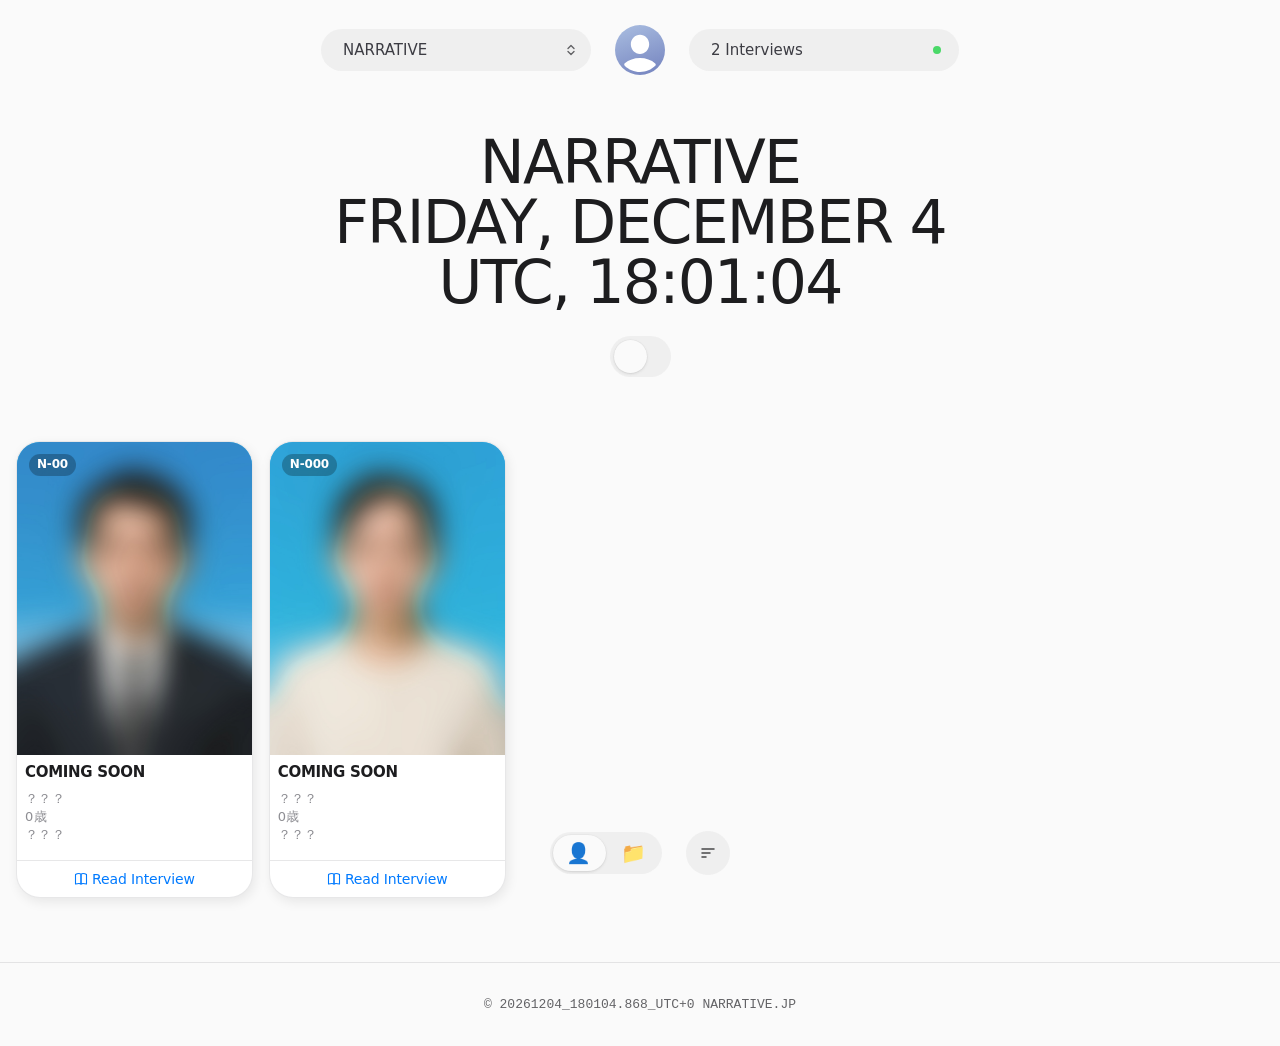
<file: index.html>
<!DOCTYPE html>
<html lang="ja">
<head>
  <meta charset="UTF-8">
  <meta name="viewport" content="width=device-width, initial-scale=1.0">
  <title>NARRATIVE</title>

  <!-- Theme init: FOUC（白→黒のちらつき）を防ぐため <head> で同期的に適用 -->
  <script>
    (function() {
      try {
        if (localStorage.getItem("theme") === "dark") {
          document.documentElement.classList.add("dark");
        }
      } catch (e) {}
    })();
  </script>

  <!-- SPA リダイレクト復元: 404.html から飛んできた場合に元の URL に戻す -->
  <script>
    (function() {
      try {
        var redirect = sessionStorage.getItem('spa_redirect');
        if (redirect) {
          sessionStorage.removeItem('spa_redirect');
          history.replaceState(null, null, redirect);
        }
      } catch (e) {}
    })();
  </script>

  <link rel="icon" href="/favicon.ico">
  <link rel="apple-touch-icon" href="/apple-touch-icon.png">
  <link rel="stylesheet" href="style.css">
</head>
<body>

  <!-- ── Header / Navigation Bar ── -->
  <nav class="navbar">
    <div class="navbar-left">
      <select class="navbar-menu" id="navbar-menu" aria-label="NARRATIVE メニュー">
        <option value="" disabled selected hidden>NARRATIVE</option>
        <option value="home">Home</option>
        <option value="about">About</option>
        <option value="contact">Contact</option>
        <option value="shop">Shop</option>
      </select>
    </div>
    <div class="navbar-center navbar-center-ghost">
<div class="navbar-icon" id="navbar-icon-ghost" aria-hidden="true">
      <svg viewBox="0 0 2000 2000" xmlns="http://www.w3.org/2000/svg" class="navbar-icon-svg" aria-hidden="true">
          <path class="icon-silhouette" d="M1000.46,1160.38c-197.51,0-367.46-169.7-367.46-388.9-.92-216.54,170.87-381.83,367.46-381.83s366.54,161.75,366.54,380.06-169.95,390.66-366.54,390.66Z"/>
          <path class="icon-silhouette" d="M1001.51,1877.9c236.94,0,451.85-93.97,609.77-246.56,26.91-26.01,25.99-69.89-2.39-94.3-153.7-132.24-374.31-212.35-611.06-212.35s-452.45,79.31-606.26,208.97c-28.7,24.19-29.94,68.23-3.08,94.46,158.21,154.48,374.43,249.78,613.02,249.78Z"/>
        </svg>
      </div>
    </div>
    <div class="navbar-actions">
      <div class="navbar-menu navbar-count" id="navbar-count" aria-label="記事数">
        <span id="navbar-count-label"></span>
        <span class="count-badge-dot"></span>
      </div>
    </div>
  </nav>

  <!-- ── Navbar Center Icon (fixed, non-sticky) ── -->
  <div class="navbar-icon-fixed-wrap" id="navbar-icon-fixed-wrap">
<div class="navbar-icon" id="navbar-icon" role="button" aria-label="NARRATIVE ホームへ戻る">
    <svg viewBox="0 0 2000 2000" xmlns="http://www.w3.org/2000/svg" class="navbar-icon-svg" aria-hidden="true">
      <path class="icon-silhouette" d="M1000.46,1160.38c-197.51,0-367.46-169.7-367.46-388.9-.92-216.54,170.87-381.83,367.46-381.83s366.54,161.75,366.54,380.06-169.95,390.66-366.54,390.66Z"/>
      <path class="icon-silhouette" d="M1001.51,1877.9c236.94,0,451.85-93.97,609.77-246.56,26.91-26.01,25.99-69.89-2.39-94.3-153.7-132.24-374.31-212.35-611.06-212.35s-452.45,79.31-606.26,208.97c-28.7,24.19-29.94,68.23-3.08,94.46,158.21,154.48,374.43,249.78,613.02,249.78Z"/>
    </svg>
  </div>
  </div>

  <!-- ── Main Content (rendered by app.js) ── -->
  <main id="app"></main>

  <!-- ── Footer ── -->
  <footer class="footer">
    <span id="footer-timestamp"></span>
  </footer>

  <!-- ── Bottom Bar (View Switcher + Sort) — home page only ── -->
  <div class="bottom-bar" id="bottom-bar">
    <div class="view-switcher" id="view-switcher" role="tablist" aria-label="サムネイル表示切替">
      <button class="view-switcher-btn is-active" data-view="portrait" role="tab" aria-selected="true">👤</button>
      <button class="view-switcher-btn" data-view="pickup" role="tab" aria-selected="false">📁</button>
      <span class="view-switcher-indicator"></span>
    </div>
    <select class="sort-float" id="sort-float" aria-label="並び替え">
      <option value="" disabled selected hidden>並び替え</option>
      <option value="newest">新しい順</option>
      <option value="oldest">古い順</option>
      <option value="name">名前（あいうえお順）</option>
    </select>
  </div>

  <script src="app.js"></script>
</body>
</html>
</file>
<file: style.css>
/* ─────────────────────────────────────────────
   NARRATIVE — Interview Media Site
   Design: Native OS (Apple HIG)
   ───────────────────────────────────────────── */

/* ── Reset & Base ── */
*, *::before, *::after { box-sizing: border-box; margin: 0; padding: 0; }

:root {
  --font-system: -apple-system, BlinkMacSystemFont, "SF Pro Text", "SF Pro Display", system-ui, sans-serif;
  --color-bg: #fafafa;
  --color-surface: #FAF9F6;
  --color-label: #1d1d1f;
  --color-label-secondary: #3C3C43;
  --color-label-tertiary: #48484A;
  --color-label-quaternary: #636366;
  --color-separator: rgba(60, 60, 67, 0.12);
  --color-separator-opaque: #C6C6C8;
  --color-accent: #007AFF;
  --color-accent-hover: #0066D6;
  --color-fill: rgba(120, 120, 128, 0.15);
  --color-fill-secondary: rgba(120, 120, 128, 0.12);
  --color-fill-tertiary: rgba(120, 120, 128, 0.16);
  --color-grouped-bg: #F2F2F7;
  --color-grouped-secondary: #FFFFFF;
  --radius-sm: 8px;
  --radius-md: 12px;
  --radius-lg: 16px;
  --radius-xl: 24px;
  --shadow-card: 2px 4px 12px rgba(0,0,0,0.08);
  --shadow-card-hover: 2px 4px 16px rgba(0,0,0,0.16);
  --shadow-elevated: 0 4px 16px rgba(0,0,0,0.08), 0 2px 6px rgba(0,0,0,0.04);
  --spacing-xs: 4px;
  --spacing-sm: 8px;
  --spacing-md: 16px;
  --spacing-lg: 24px;
  --spacing-xl: 32px;
  --spacing-2xl: 64px;
  --spacing-3xl: 192px;
  --header-height: 52px;
  --content-max: 1440px;
  --icon-grad-start: #aabee1;
  --icon-grad-end: #7382be;
}

/* ── Dark Mode (currently disabled — forced light mode)
   To re-enable: uncomment the @media block below.
   Dark mode CSS variables are preserved for future use. */
/* ── Dark Mode (iOS / macOS HIG) ──
   class="dark" を <html> に付与すると有効化される */
html.dark {
  --icon-grad-start: #555564;
  --icon-grad-end: #32284b;

  /* Backgrounds */
  --color-bg: #000000;
  --color-surface: #1C1C1E;
  --color-grouped-bg: #000000;
  --color-grouped-secondary: #1C1C1E;

  /* Labels (HIGの不透明色版に近いソリッドカラー) */
  --color-label: rgba(255, 255, 255, 0.9);
  --color-label-secondary: rgba(235, 235, 245, 0.60);
  --color-label-tertiary: rgba(235, 235, 245, 0.30);
  --color-label-quaternary: rgba(235, 235, 245, 0.18);

  /* Separators */
  --color-separator: rgba(84, 84, 88, 0.65);
  --color-separator-opaque: #38383A;

  /* Fills */
  --color-fill: rgba(120, 120, 128, 0.36);
  --color-fill-secondary: rgba(120, 120, 128, 0.32);
  --color-fill-tertiary: rgba(120, 120, 128, 0.24);

  /* Accent (System Blue Dark) */
  --color-accent: #0A84FF;
  --color-accent-hover: #409CFF;

  /* Shadows */
  --shadow-card: 2px 4px 12px rgba(0,0,0,0.5);
  --shadow-card-hover: 2px 4px 16px rgba(0,0,0,0.7);
  --shadow-elevated: 0 4px 16px rgba(0,0,0,0.6), 0 2px 6px rgba(0,0,0,0.4);
}

/* ダークモード: メタデータの視認性を上げる */
html.dark .card-meta-item,
html.dark .detail-id,
html.dark .detail-profile-meta,
html.dark .about-stat-label {
  color: var(--color-label-tertiary);
}

/* スムーズな色の切り替えトランジション */
html,
html body,
.navbar-menu,
.card,
.card *,
.count-badge,
.sort-float,
.footer,
.hero-title,
.hero-date,
.hero-time {
  transition: background-color 0.5s, color 0.5s, border-color 0.5s;
}


html {
  font-family: var(--font-system);
  -webkit-font-smoothing: antialiased;
  -moz-osx-font-smoothing: grayscale;
  background: var(--color-bg);
  color: var(--color-label);
  font-size: 16px;
  line-height: 1.47;
  letter-spacing: -0.022em;
}

body { background: var(--color-bg); min-height: 100svh; position: relative; display: flex; flex-direction: column; }

/* ── Header / Navigation Bar ── */
.navbar {
  position: sticky;
  top: 0;
  z-index: 100;
  background: transparent;
  border-bottom: none;
  display: flex;
  justify-content: center;
  align-items: center;
  gap: 24px;
  padding-block: 25px;
  padding-inline: 40px;
}
@media (max-width: 768px) {
  .navbar {
    display: grid;
    grid-template-columns: 1fr auto 1fr;
    gap: 0;
    padding-block: 25px;
    padding-inline: 20px;
  }
}
.navbar-left {
  display: flex;
  align-items: center;
}
.navbar-center {
  display: flex;
  align-items: center;
  justify-content: center;
}

.navbar-center-ghost {
  visibility: hidden;
}

.navbar-icon-fixed-wrap {
  position: absolute;
  top: 25px;
  left: 50%;
  transform: translateX(-50%);
  z-index: 101;
  display: flex;
  align-items: center;
  justify-content: center;
}


.navbar-icon {
  position: relative;
  width: 50px;
  height: 50px;
  border-radius: 50%;
  background: linear-gradient(160deg, #aabee1, #7382be);
  overflow: hidden;
  cursor: pointer;
  flex-shrink: 0;
  user-select: none;
  will-change: transform;
  pointer-events: auto;
}
.navbar-icon::after {
  content: '';
  position: absolute;
  inset: 0;
  border-radius: 50%;
  background: linear-gradient(160deg, #555564, #32284b);
  opacity: 0;
  transition: opacity 0.5s;
}
html.dark .navbar-icon::after {
  opacity: 1;
}
.navbar-icon-svg {
  position: relative;
  z-index: 1;
  width: 100%;
  height: 100%;
  display: block;
}
.icon-silhouette {
  fill: #ffffff;
}
.navbar-title {
  font-size: 17px;
  font-weight: 600;
  letter-spacing: -0.4px;
  cursor: pointer;
  user-select: none;
}
.navbar-title:hover { opacity: 0.6; }

/* ── Navbar Dropdown Menu (macOS popup button style) ── */
.navbar-menu {
  appearance: none;
  -webkit-appearance: none;
  font-family: var(--font-system);
  /*font-size: 13px;*/
  font-size: 15px;
  font-weight: 500;
  letter-spacing: 0em;
  /*color: var(--color-label-tertiary);*/
  color: var(--color-label-secondary);
  background-color: rgba(235, 235, 235, 0.72);
  border: none;
  border-radius: 9999px;
  /*padding: 10px 32px 10px 18px;*/
  padding: 12px 32px 12px 22px;
  min-width: 270px;
  text-align: left;
  cursor: pointer;
  line-height: 1.2; /* normalize height for parity with .navbar-count */
  outline: none;
  background-image: url("data:image/svg+xml,%3Csvg xmlns='http://www.w3.org/2000/svg' width='12' height='14' viewBox='0 0 12 14'%3E%3Cpath d='M3 5.5L6 2.5L9 5.5' fill='none' stroke='%23636366' stroke-width='1.4' stroke-linecap='round' stroke-linejoin='round'/%3E%3Cpath d='M3 8.5L6 11.5L9 8.5' fill='none' stroke='%23636366' stroke-width='1.4' stroke-linecap='round' stroke-linejoin='round'/%3E%3C/svg%3E");
  background-repeat: no-repeat;
  background-position: right 14px center;
  /*transition: background-color 0.15s ease;*/
  -webkit-backdrop-filter: saturate(180%) blur(20px);
  backdrop-filter: saturate(180%) blur(20px);
  /*backdrop-filter: blur(6px);*/
}
.navbar-menu:hover {
  background-color: var(--color-fill-secondary);
}
.navbar-menu:focus-visible {
  box-shadow: 0 0 0 3px rgba(0, 122, 255, 0.25);
}
/* Mobile: shrink to match NARRATIVE's natural width, truncate long selected text */
@media (max-width: 768px) {
  .navbar-menu {
    min-width: 136px;
    max-width: 136px;
    /*padding: 10px 28px 10px 16px;*/
    padding: 12px 28px 12px 18px;
    text-overflow: ellipsis;
    overflow: hidden;
    white-space: nowrap;
    font-size: 14px;
  }
}
.navbar-actions {
  display: flex;
  align-items: center;
  justify-content: flex-end;
  gap: var(--spacing-sm);
}
/* ── Navbar Count Badge (replaces sort button) ── */
.navbar-count {
  display: inline-flex;
  align-items: center;
  justify-content: space-between; /* label left, dot right */
  gap: 0;
  background-image: none; /* remove dropdown chevron */
  padding-right: 18px;    /* symmetric with left padding */
  pointer-events: none;
  cursor: default;
  line-height: 1.2; /* match <select> line-height */
}
@media (max-width: 768px) {
  .navbar-count {
    padding-right: 15px;
  }
}
.navbar-link {
  font-size: 15px;
  font-weight: 400;
  color: var(--color-accent);
  cursor: pointer;
  border: none;
  background: none;
  padding: 6px 10px;
  border-radius: var(--radius-sm);
  letter-spacing: -0.2px;
  transition: background 0.15s;
}
.navbar-link:hover {
  background: var(--color-fill);
}

/* ── Native Select (Dropdown) ── */
.native-select {
  appearance: none;
  -webkit-appearance: none;
  background: var(--color-fill);
  border: none;
  border-radius: var(--radius-sm);
  padding: 6px 28px 6px 10px;
  font-family: var(--font-system);
  font-size: 15px;
  color: var(--color-accent);
  cursor: pointer;
  outline: none;
  background-image: url("data:image/svg+xml,%3Csvg xmlns='http://www.w3.org/2000/svg' width='12' height='12' viewBox='0 0 12 12'%3E%3Cpath d='M3 4.5L6 7.5L9 4.5' fill='none' stroke='%23007AFF' stroke-width='1.5' stroke-linecap='round' stroke-linejoin='round'/%3E%3C/svg%3E");
  background-repeat: no-repeat;
  background-position: right 8px center;
  font-weight: 400;
  letter-spacing: -0.2px;
  transition: background 0.15s;
}
.native-select:hover { background-color: var(--color-fill-secondary); }
.native-select:focus { box-shadow: 0 0 0 3px rgba(0, 122, 255, 0.25); }

/* ── Toolbar ── */
.toolbar {
  display: flex;
  align-items: center;
  justify-content: space-between;
  padding: var(--spacing-md) var(--spacing-md) var(--spacing-sm);
  max-width: var(--content-max);
  margin: 0 auto;
  gap: var(--spacing-sm);
  flex-wrap: wrap;
}
.toolbar-count {
  font-size: 13px;
  color: var(--color-label-quaternary);
  font-weight: 400;
  letter-spacing: -0.08px;
}
.toolbar-filters {
  display: flex;
  gap: var(--spacing-sm);
  align-items: center;
  flex-wrap: wrap;
}

/* ── Bottom Bar (View Switcher + Sort Float wrapper) ── */
.bottom-bar {
  position: fixed;
  bottom: 25px;
  left: 0;
  right: 0;
  display: flex;
  justify-content: center;
  align-items: center;
  gap: 24px;
  z-index: 90;
  pointer-events: none;
}
.bottom-bar > * {
  pointer-events: auto;
}
@media (max-width: 768px) {
  .bottom-bar {
    bottom: 10px;
  }
}

/* ── View Switcher (iOS segmented control) ── */
.view-switcher {
  display: none; /* 初期は非表示。ホームページのみJSで表示 */
  align-items: center;
  gap: 2px;
  padding: 2px;
  background: rgba(235, 235, 235, 0.72);
  -webkit-backdrop-filter: saturate(180%) blur(20px);
  backdrop-filter: saturate(180%) blur(20px);
  border-radius: 9999px;
  isolation: isolate;
  flex-shrink: 0;
}
html.dark .navbar-menu {
  background-color: rgba(28, 28, 30, 0.72);
}

html.dark .view-switcher {
  background: rgba(28, 28, 30, 0.72);
}
.view-switcher.visible {
  display: inline-flex;
  opacity: 1;
  transform: translateY(0);
  transition: opacity 0.3s ease, transform 0.3s cubic-bezier(0.22, 1, 0.36, 1), background-color 0.5s, color 0.5s, border-color 0.5s;
}
.view-switcher.hidden {
  opacity: 0;
  transform: translateY(20px);
  pointer-events: none;
}
.view-switcher-btn {
  position: relative;
  z-index: 2;
  font-family: var(--font-system);
  font-size: 20px;
  font-weight: 500;
  letter-spacing: 0.02em;
  color: var(--color-label-secondary);
  background: transparent;
  border: none;
  padding: 7px 14px;
  border-radius: 9999px;
  cursor: pointer;
  transition: color 0.5s;
  /*min-width: 84px;*/
}
.view-switcher-btn.is-active {
  color: var(--color-label);
}
.view-switcher-btn:hover:not(.is-active) {
  color: var(--color-label);
}
.view-switcher-indicator {
  position: absolute;
  z-index: 1;
  top: 3px;
  bottom: 3px;
  left: 3px;
  width: calc(50% - 3px);
  background: var(--color-bg);
  border-radius: 9999px;
  box-shadow: 0 1px 3px rgba(0,0,0,0.12), 0 0 0 0.5px rgba(0,0,0,0.04);
  transition: transform 0.5s;
}
html.dark .view-switcher-indicator {
  background: #48484A;
  box-shadow: 0 1px 3px rgba(0,0,0,0.3);
  transition: transform 0.5s, background 0.5s;
}
.view-switcher[data-view="pickup"] .view-switcher-indicator {
  transform: translateX(100%);
}

/* ── Card Thumbnail Image ── */
.card-thumb-img {
  position: absolute;
  inset: 0;
  width: 100%;
  height: 100%;
  object-fit: cover;
  display: block;
  opacity: 0;
  animation: fadeInThumb 0.35s ease forwards;
  transition: opacity 0.25s ease;
}
@keyframes fadeInThumb {
  to { opacity: 1; }
}

/* ── Hero Section ── */
.hero {
  text-align: center;
  padding: var(--spacing-xl) var(--spacing-md) var(--spacing-xl);
  max-width: var(--content-max);
  margin: 0 auto;
}
@media (max-width: 768px) {
  .hero {
    padding-bottom: var(--spacing-md);
    padding-top: var(--spacing-md);
  }
}

.hero-title,
.hero-date,
.hero-time {
  font-family: var(--font-system);
  font-weight: 500;
  letter-spacing: -0.03em;
  line-height: 1;
  color: var(--color-label);
  margin: 0;
  font-size: clamp(34px, 5.5vw, 60px);
}
/*.hero-date,
.hero-time {
  color: var(--color-label-secondary);
}*/

/* ── Count Badge ── */
.count-badge-wrap {
  display: flex;
  justify-content: center;
  padding: var(--spacing-lg) var(--spacing-md) var(--spacing-lg);
}
@media (max-width: 768px) {
  .count-badge-wrap {
    padding-top: var(--spacing-md);
    padding-bottom: var(--spacing-md);
  }
}
.count-badge {
  display: inline-flex;
  align-items: center;
  gap: 6px;
  /*font-size: 13px;*/
  font-size: 15px;
  font-weight: 500;
  color: var(--color-label-quaternary);
  background: var(--color-fill);
  /*padding: 8px 18px 10px 16px;*/
  padding: 12px 20px 12px 22px;
  border-radius: 9999px;
  letter-spacing: 0em;
  user-select: none;
}
@media (max-width: 768px) {
  .count-badge {
    font-size: 14px;
  }
}
.count-badge-dot {
  width: 8px;
  height: 8px;
  border-radius: 50%;
  background: #4ad968; /* iOS System Green */
  flex-shrink: 0;
  animation: dot-blink 1s step-start infinite;
}
@keyframes dot-blink {
  0%, 100% { opacity: 1; }
  50%       { opacity: 0; }
}

/* ── Card Grid ── */
.card-grid {
  display: grid;
  grid-template-columns: repeat(auto-fill, minmax(200px, 1fr));
  gap: var(--spacing-md);
  padding: var(--spacing-xl) var(--spacing-md) var(--spacing-2xl);
  max-width: var(--content-max);
  margin: 0 auto;
}


/*@media (min-width: 1200px) {
  .card-grid { grid-template-columns: repeat(auto-fill, minmax(180px, 1fr)); }
}*/
@media (max-width: 768px) {
  .card-grid {
    grid-template-columns: repeat(2, 1fr);
    gap: var(--spacing-sm);
    /*padding: var(--spacing-xl) var(--spacing-sm) var(--spacing-2xl);*/
    /*padding: var(--spacing-xl) var(--spacing-md) var(--spacing-2xl);*/
    padding: var(--spacing-xl) 12px var(--spacing-2xl);
  }
}
@media (max-width: 400px) {
  .card-grid {
    grid-template-columns: repeat(2, 1fr);
    gap: 6px;
    /*padding: var(--spacing-lg) 6px var(--spacing-2xl);*/
    padding: var(--spacing-lg) 10px var(--spacing-2xl);
  }
}

/* ── Interview Card ── */
.card {
  /*background: var(--color-surface);*/
  background: var(--color-grouped-secondary);
  border-radius: var(--radius-xl);
  overflow: hidden;
  box-shadow: var(--shadow-card);
  cursor: pointer;
  transition: transform 0.3s cubic-bezier(0, 0, .5, 1), box-shadow 0.3s cubic-bezier(0, 0, .5, 1), background-color 0.5s, color 0.5s, border-color 0.5s;
  display: flex;
  flex-direction: column;
  border: 0.5px solid var(--color-separator);
}
.card:hover {
  box-shadow: var(--shadow-card-hover);
}
.card:active {
  transform: translateY(0);
}


.card-thumb-wrapper {
  position: relative;
  width: 100%;
  padding-top: 133.333%; /* 3:4 ratio */
  overflow: hidden;
}
.card-thumb {
  position: absolute;
  top: 0;
  left: 0;
  width: 100%;
  height: 100%;
}
.card-id {
  position: absolute;
  top: 12px;
  left: 12px;
  font-size: 12px;
  font-weight: 600;
  color: #FFFFFF;
  background: rgba(0, 0, 0, 0.25);
  -webkit-backdrop-filter: blur(8px);
  backdrop-filter: blur(8px);
  padding: 2px 8px;
  border-radius: 9999px;
  letter-spacing: -0.015em;
}
.card-external {
  display: none;
  position: absolute;
  top: var(--spacing-sm);
  right: var(--spacing-sm);
  width: 22px;
  height: 22px;
  background: rgba(0, 0, 0, 0.25);
  -webkit-backdrop-filter: blur(8px);
  backdrop-filter: blur(8px);
  border-radius: 6px;
  /*display: flex;*/
  align-items: center;
  justify-content: center;
}
.card-external svg {
  width: 11px;
  height: 11px;
  color: #FFFFFF;
}

.card-body {
  padding: var(--spacing-sm) var(--spacing-sm) var(--spacing-md);
  display: flex;
  flex-direction: column;
  gap: 8px;
  flex: 1;
}
.card-excerpt {
  font-size: 15px;
  line-height: 1.25;
  color: var(--color-label);
  font-weight: 600;
  display: -webkit-box;
  -webkit-line-clamp: 3;
  -webkit-box-orient: vertical;
  overflow: hidden;
  letter-spacing: -0.3px;
}
.card-meta {
  margin-top: auto;
  display: flex;
  flex-direction: column;
  gap: 1px;
}
.card-meta-item {
  font-size: 13px;
  color: #8e8e93;
  font-weight: 500;
  line-height: 1.33;
  letter-spacing: 0.02em;
  font-feature-settings: "palt";
}

.card-action {
  display: flex;
  border-top: 0.5px solid var(--color-separator);
}
.card-action-btn {
  flex: 1;
  display: flex;
  align-items: center;
  justify-content: center;
  gap: 4px;
  padding: 10px;
  background: none;
  border: none;
  color: var(--color-accent);
  font-family: var(--font-system);
  font-size: 14px;
  font-weight: 500;
  cursor: pointer;
  letter-spacing: -0.15px;
  transition: background 0.15s;
}
.card-action-btn:hover {
  background: var(--color-fill);
}
.card-action-btn svg {
  flex-shrink: 0;
}

/* ── Detail Page ── */
.detail-container {
  max-width: 680px;
  margin: 0 auto;
  padding: var(--spacing-xl) var(--spacing-md) var(--spacing-2xl);
}
.detail-back {
  display: none;
  align-items: center;
  gap: 4px;
  font-size: 17px;
  color: var(--color-accent);
  cursor: pointer;
  border: none;
  background: none;
  font-family: var(--font-system);
  padding: 4px 0;
  margin-bottom: var(--spacing-lg);
  font-weight: 400;
  letter-spacing: -0.4px;
}
.detail-back:hover { opacity: 0.7; }

.detail-hero {
  width: 100%;
  /*max-width: 320px;*/
  aspect-ratio: 3 / 4;
  border-radius: var(--radius-xl);
  overflow: hidden;
  margin: 0 auto var(--spacing-lg);
}
.detail-hero-inner {
  width: 100%;
  height: 100%;
}
.detail-content-figure {
  margin: var(--spacing-lg) 0;
}

.detail-content-img {
  width: 100%;
  height: auto;
  display: block;
  border-radius: var(--radius-xl);
}

.detail-content-caption {
  margin-top: 8px;
  font-size: 13px;
  font-weight: 500;
  letter-spacing: -0.08px;
  color: #8e8e93;
  text-align: center;
}
html.dark .detail-content-caption {
  color: var(--color-label-tertiary);
}

.detail-hero-img {
  width: 100%;
  height: 100%;
  object-fit: cover;
  display: block;
}

.detail-id {
  display: inline-block;
  font-size: 13px;
  font-weight: 600;
  color: #8e8e93;
  /*color: var(--color-label-quaternary);*/
  background: var(--color-fill);
  letter-spacing: 0em;
  padding: 4px 12px;
  border-radius: 9999px;
  margin-bottom: var(--spacing-md);
}
.detail-headline {
  font-size: 22px;
  font-weight: 600;
  line-height: 1.25;
  letter-spacing: -0.4px;
  margin-bottom: var(--spacing-md);
  color: var(--color-label);
}
.detail-profile {
  display: flex;
  align-items: center;
  gap: var(--spacing-md);
  padding: var(--spacing-md) 0;
  border-top: 0.5px solid var(--color-separator);
  border-bottom: 0.5px solid var(--color-separator);
  margin-bottom: var(--spacing-xl);
}
.detail-profile-avatar {
  width: 48px;
  height: 48px;
  border-radius: 50%;
  display: flex;
  align-items: center;
  justify-content: center;
  font-size: 20px;
  font-weight: 600;
  color: #FFFFFF;
  flex-shrink: 0;
}
.detail-profile-info {
  display: flex;
  flex-direction: column;
  gap: 2px;
}
.detail-profile-name {
  font-size: 17px;
  font-weight: 600;
  letter-spacing: 0.04em;
  font-feature-settings: "palt";
}
.detail-profile-meta {
  font-size: 15px;
  color: #8e8e93;
  /*color: var(--color-label-quaternary);*/
  font-weight: 500;
  line-height: 1.33;
  letter-spacing: 0em;
  font-feature-settings: "palt";
}
.detail-tags {
  display: flex;
  gap: var(--spacing-sm);
  flex-wrap: wrap;
  margin-bottom: var(--spacing-xl);
}
.detail-tag {
  font-size: 13px;
  font-weight: 500;
  color: var(--color-accent);
  background: rgba(0, 122, 255, 0.08);
  padding: 4px 12px;
  border-radius: 9999px;
  letter-spacing: -0.08px;
}

.detail-content {
  display: flex;
  flex-direction: column;
  gap: var(--spacing-md);
}
.detail-content p {
  font-size: 17px;
  line-height: 1.65;
  letter-spacing: -0.2px;
  color: var(--color-label-secondary);
}
.detail-content p.question {
  font-weight: 600;
  color: var(--color-label);
  margin-top: var(--spacing-sm);
}

/* ── About Page ── */
.about-container {
  max-width: 680px;
  margin: 0 auto;
  padding: var(--spacing-xl) var(--spacing-md);
  text-align: center;
}
.about-body {
  display: flex;
  flex-direction: column;
  /*gap: var(--spacing-xs);*/
}
.about-intro {
  display: flex;
  flex-direction: column;
  gap: var(--spacing-md);
}
.about-body p {
  font-size: 17px;
  line-height: 1.65;
  letter-spacing: -0.2px;
  color: var(--color-label-secondary);
  text-wrap: balance;
}

/* スマホ専用改行: PCでは非表示、スマホでは表示 */
.br-sp {
  display: none;
}
@media (max-width: 600px) {
  .br-sp {
    display: block;
  }
}

/* PC専用改行: スマホでは非表示、PCでは表示 */
.br-pc {
  display: block;
}
@media (max-width: 600px) {
  .br-pc {
    display: none;
  }
}
.about-section-title {
  font-size: 22px;
  font-weight: 500;
  letter-spacing: -0.5px;
  margin-top: var(--spacing-2xl);
  color: var(--color-label);
  line-height: 1.25;
}
.about-section-divider {
  font-size: 34px;
  line-height: 1;
  margin-top: var(--spacing-xl);
  margin-bottom: var(--spacing-xl);
}
.about-section-divider + .about-section-title {
  margin-top: 0;
}

.about-section-title:first-child {
  margin-top: 0;
}
@media (max-width: 768px) {
  .about-container {
    padding-top: var(--spacing-md);
  }
  .detail-container {
    padding-top: var(--spacing-md);
  }
  .detail-hero {
    max-width: 100%;
  }
  .about-section-title {
    margin-top: var(--spacing-xl);
  }
}
.about-stat-grid {
  display: grid;
  grid-template-columns: repeat(auto-fit, minmax(160px, 1fr));
  gap: var(--spacing-md);
  margin-top: var(--spacing-sm);
}
.about-stat {
  background: var(--color-surface);
  border-radius: var(--radius-md);
  padding: var(--spacing-lg) var(--spacing-md);
  text-align: center;
  border: 0.5px solid var(--color-separator);
}
.about-stat-number {
  font-size: 34px;
  font-weight: 700;
  color: var(--color-accent);
  letter-spacing: -1px;
}
.about-stat-label {
  font-size: 13px;
  color: var(--color-label-quaternary);
  font-weight: 500;
  line-height: 1.33;
  letter-spacing: -0.12px;
  margin-top: 4px;
}

/* ── Shop Soon ── */
#app.shop-page {
  display: flex;
  flex-direction: column;
}

.shop-soon {
  flex: 1;
  display: flex;
  align-items: center;
  justify-content: center;
  font-size: 24px;
  font-weight: 500;
  letter-spacing: -0.5px;
  color: var(--color-label);
}

/* ── App Container ── */
#app {
  flex: 1;
}

/* ── Footer ── */
.footer {
  text-align: center;
  padding: var(--spacing-xl) var(--spacing-md);
  font-size: 13px;
  color: var(--color-label-quaternary);
  border-top: 0.5px solid var(--color-separator);
  font-family: "SF Mono", "Menlo", "Monaco", "Consolas", monospace;
  font-variant-numeric: tabular-nums;
  letter-spacing: 0;
}

/* ── Sort Float (styled select — looks like circular button, opens native picker on tap) ── */
.sort-float {
  width: 44px;
  height: 44px;
  border-radius: 50%;
  background-color: rgba(235, 235, 235, 0.72);
  -webkit-backdrop-filter: saturate(180%) blur(20px);
  backdrop-filter: saturate(180%) blur(20px);
  border: none;
  cursor: pointer;
  appearance: none;
  -webkit-appearance: none;
  z-index: 50;
  display: none; /* gated by .visible (home only) */
  background-image: url("data:image/svg+xml,%3Csvg xmlns='http://www.w3.org/2000/svg' width='16' height='16' viewBox='0 0 16 16' fill='none'%3E%3Cpath d='M2 4h12M2 8h8M2 12h4' stroke='%2348484A' stroke-width='1.5' stroke-linecap='round'/%3E%3C/svg%3E");
  background-repeat: no-repeat;
  background-position: center;
  background-size: 16px 16px;
  color: transparent; /* hide selected-option text; icon only */
}
@media (max-width: 768px) {
  .sort-float {
    position: fixed;
    right: 20px;
    bottom: 10px;
  }
}
html.dark .sort-float {
  background-color: rgba(28, 28, 30, 0.72);
  background-image: url("data:image/svg+xml,%3Csvg xmlns='http://www.w3.org/2000/svg' width='16' height='16' viewBox='0 0 16 16' fill='none'%3E%3Cpath d='M2 4h12M2 8h8M2 12h4' stroke='%23EBEBF5' stroke-width='1.5' stroke-linecap='round' stroke-opacity='0.6'/%3E%3C/svg%3E");
}
.sort-float.visible {
  display: inline-block;
  opacity: 1;
  transform: translateY(0);
  transition: opacity 0.3s ease, transform 0.3s cubic-bezier(0.22, 1, 0.36, 1), background-color 0.5s, color 0.5s, border-color 0.5s;
}
.sort-float.hidden {
  opacity: 0;
  transform: translateY(20px);
  pointer-events: none;
}
.sort-float:hover {
  background-color: var(--color-fill-secondary);
}

/* ── Animations ── */
@keyframes fadeIn {
  from { opacity: 0; }
  to   { opacity: 1; }
}
.animate-in {
  animation: fadeIn 1.2s cubic-bezier(0.22, 1, 0.36, 1) both;
}

/* ── ページ遷移: blur + fade ── */
@keyframes pageBlurOut {
  from { opacity: 1; filter: blur(0px); }
  to   { opacity: 0; filter: blur(10px); }
}
#app.page-exit {
  animation: pageBlurOut 0.2s ease-in forwards;
  pointer-events: none;
}
#app.page-entering {
  transition: filter 0.5s cubic-bezier(0.22, 1, 0.36, 1);
}

/* ── Empty state ── */
.empty-state {
  text-align: center;
  padding: 80px 16px;
  color: var(--color-label-quaternary);
  font-size: 15px;
}

/* ── Page visibility ── */
.page { display: none; }
.page.active { display: block; }

/* ── Theme Toggle Switch (iOS style) ── */
.theme-toggle-wrap {
  display: flex;
  justify-content: center;
  margin-top: var(--spacing-lg);
}
@media (max-width: 768px) {
  .theme-toggle-wrap {
    margin-top: var(--spacing-md);
  }
}
.theme-toggle {
  position: relative;
  width: 61px;
  height: 41px;
  border-radius: 9999px;
  border: none;
  padding: 0;
  cursor: pointer;
  background: rgba(235, 235, 235, 0.72);
  -webkit-backdrop-filter: saturate(180%) blur(20px);
  backdrop-filter: saturate(180%) blur(20px);
  transition: background 0.5s;
  flex-shrink: 0;
  -webkit-tap-highlight-color: transparent;
}
html.dark .theme-toggle {
  background: rgba(28, 28, 30, 0.72);
}
.theme-toggle.is-on {
  background: #34C759; /* iOS System Green */
}
.theme-toggle-thumb {
  position: absolute;
  top: 4px;
  left: 4px;
  width: 33px;
  height: 33px;
  border-radius: 50%;
  background: var(--color-bg);
  box-shadow: 0 1px 3px rgba(0,0,0,0.12), 0 0 0 0.5px rgba(0,0,0,0.04);
  transition: background-color 0.5s,transform 0.5s;
  pointer-events: none;
}
html.dark .theme-toggle-thumb {
  background: #48484A;
  box-shadow: 0 1px 3px rgba(0,0,0,0.3);
}
.theme-toggle.is-on .theme-toggle-thumb {
  transform: translateX(20px);
}

/* ── 画像保存抑止 ── */
img {
  -webkit-user-drag: none;
  user-select: none;
  -webkit-user-select: none;
}

/* ── 記事クレジット ── */
.detail-credit {
  margin-top: var(--spacing-2xl);
  font-size: 13px;
  font-weight: 500;
  letter-spacing: -0.08px;
  color: #8e8e93;
}
html.dark .detail-credit {
  color: var(--color-label-tertiary);
}
</file>
